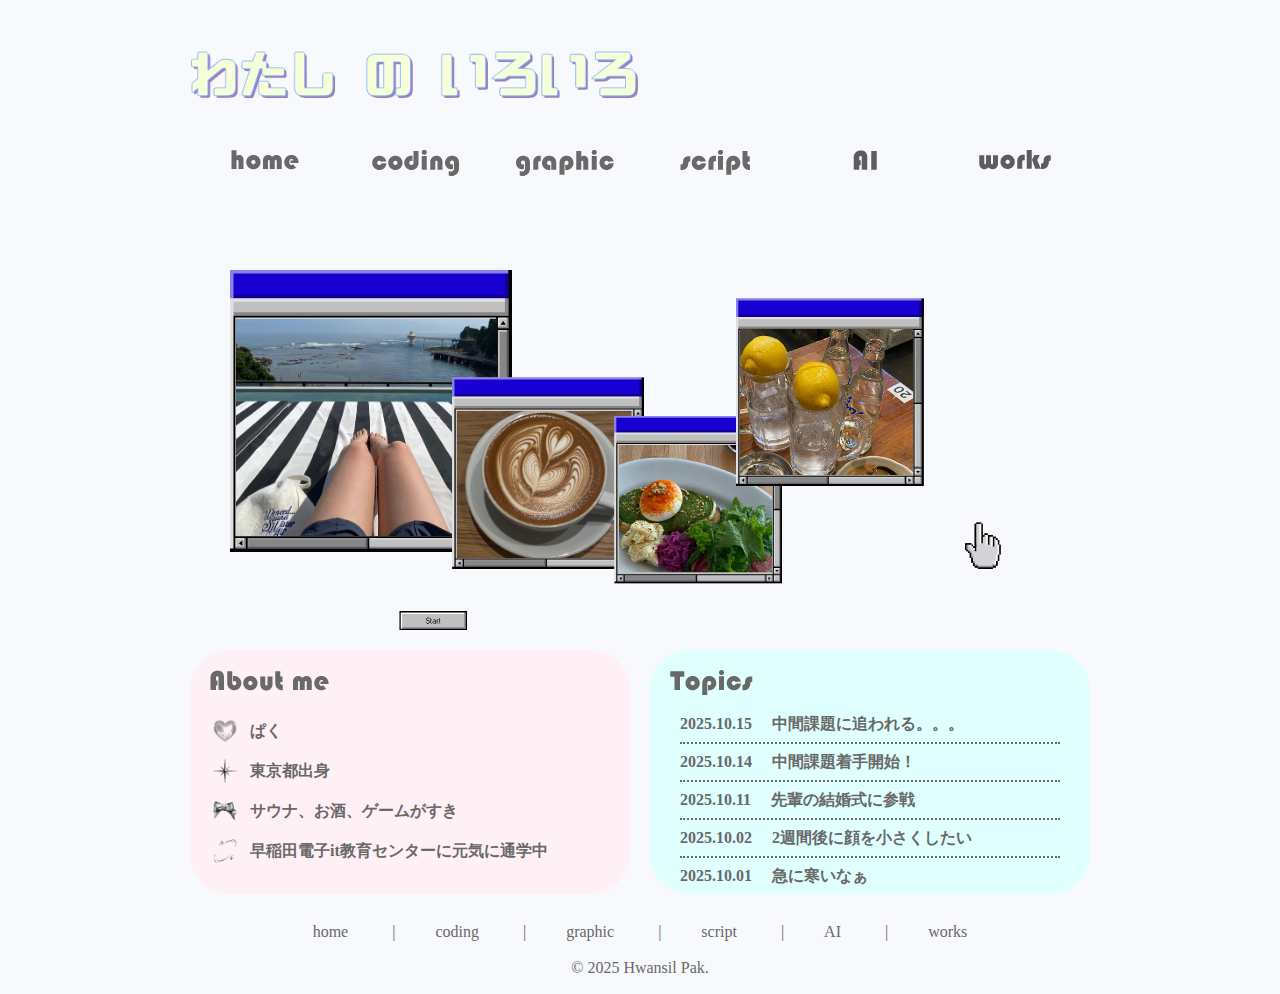
<file: index.html>
<!DOCTYPE html>
<html lang="ja" dir="ltr">
<head>
<meta charset="UTF-8">
<meta name="viewport" content="width=device-width, initial-scale=1.0">
<meta name="description" content="わたし の いろいろ">
<title>わたし の いろいろ</title>
<link rel="icon" href="favicon2.ico">
<link rel="stylesheet" href="css/reset.css">
<link rel="stylesheet" href="css/common.css">
</head>
<body id="home">
<div class="wrapper">
	<header>
		<h1><a href="index.html"><img src="images/logo_01.png" alt="わたし の いろいろ"></a></h1>
	</header>
	<hr>
	<nav>
		<ul>
			<li class="menu6"><a href="index.html"><img src="images/nav6.png" alt="home"></a></li>
			<li class="menu1"><a href="coding/index.html"><img src="images/nav1.png" alt="coding"></a></li>
			<li class="menu2"><a href="graphic/index.html"><img src="images/nav2.png" alt="graphic"></a></li>
			<li class="menu3"><a href="script/index.html"><img src="images/nav3.png" alt="script"></a></li>
			<li class="menu4"><a href="ai/index.html"><img src="images/nav4.png" alt="ai"></a></li>
			<li class="menu5"><a href="https://portfolio-one-zeta-1lyosfmasb.vercel.app/" target="_blank" rel="noopener noreferrer"><img src="images/nav5.png" alt="works"></a></li>
		</ul>
	</nav>
	<hr>
	<main>
		<div class="mainVisual">
			<p><img src="images/Blue Pink Y2K Retro Vibes Phone Wallpaper (900 x 400 px).png"></p>
		</div><!-- /.mainVisual -->
		<section>
			<div class="comment">
				<div class="title">
					<h2><img src="images/aboutme_03.png" alt="About Me"></h2>
				</div><!-- /.title -->
				<ul>
					<li id="li1">ぱく</li>
					<li id="li2">東京都出身</li>
					<li id="li3">サウナ、お酒、ゲームがすき</li>
					<li id="li4">早稲田電子it教育センターに元気に通学中</li>
					<li></li>
					<li></li>
				</ul>
			</div><!-- /.comment -->
				<div class="topics">
					<div class="title">
					<h2><img src="images/topics_03.png" alt="Topics"></h2>
				</div><!-- /.title -->
				<dl>
					<div class="topicsText">
						<dt>2025.10.15</dt>
						<dd>中間課題に追われる。。。</dd>
					</div>
					<div class="topicsText">
						<dt>2025.10.14</dt>
						<dd>中間課題着手開始！</dd>
					</div>
					<div class="topicsText">
						<dt>2025.10.11</dt>
						<dd>先輩の結婚式に参戦</dd>
					</div>
					<div class="topicsText">
						<dt>2025.10.02</dt>
						<dd>2週間後に顔を小さくしたい</dd>
					</div>
					<div class="topicsText">
						<dt>2025.10.01</dt>
						<dd>急に寒いなぁ</dd>
					</div>
				</dl>
			</div><!-- /.topics -->
		</section>
	</main>
	<hr>
	<footer>
		<ul>
			<li class="menu6"><a href="index.html">home</a></li>
			<li class="menu1"><a href="coding/index.html">coding</a></li>
			<li class="menu2"><a href="graphic/index.html">graphic</a></li>
			<li class="menu3"><a href="script/index.html">script</a></li>
			<li class="menu4"><a href="ai/index.html">AI</a></li>
			<li class="menu5"><a href="works/">works</a></li>
		</ul>
		<p><small> &copy; 2025 Hwansil Pak.</small></p>
	</footer>
</div><!-- /.wrapper -->
</body>
</html>
</file>
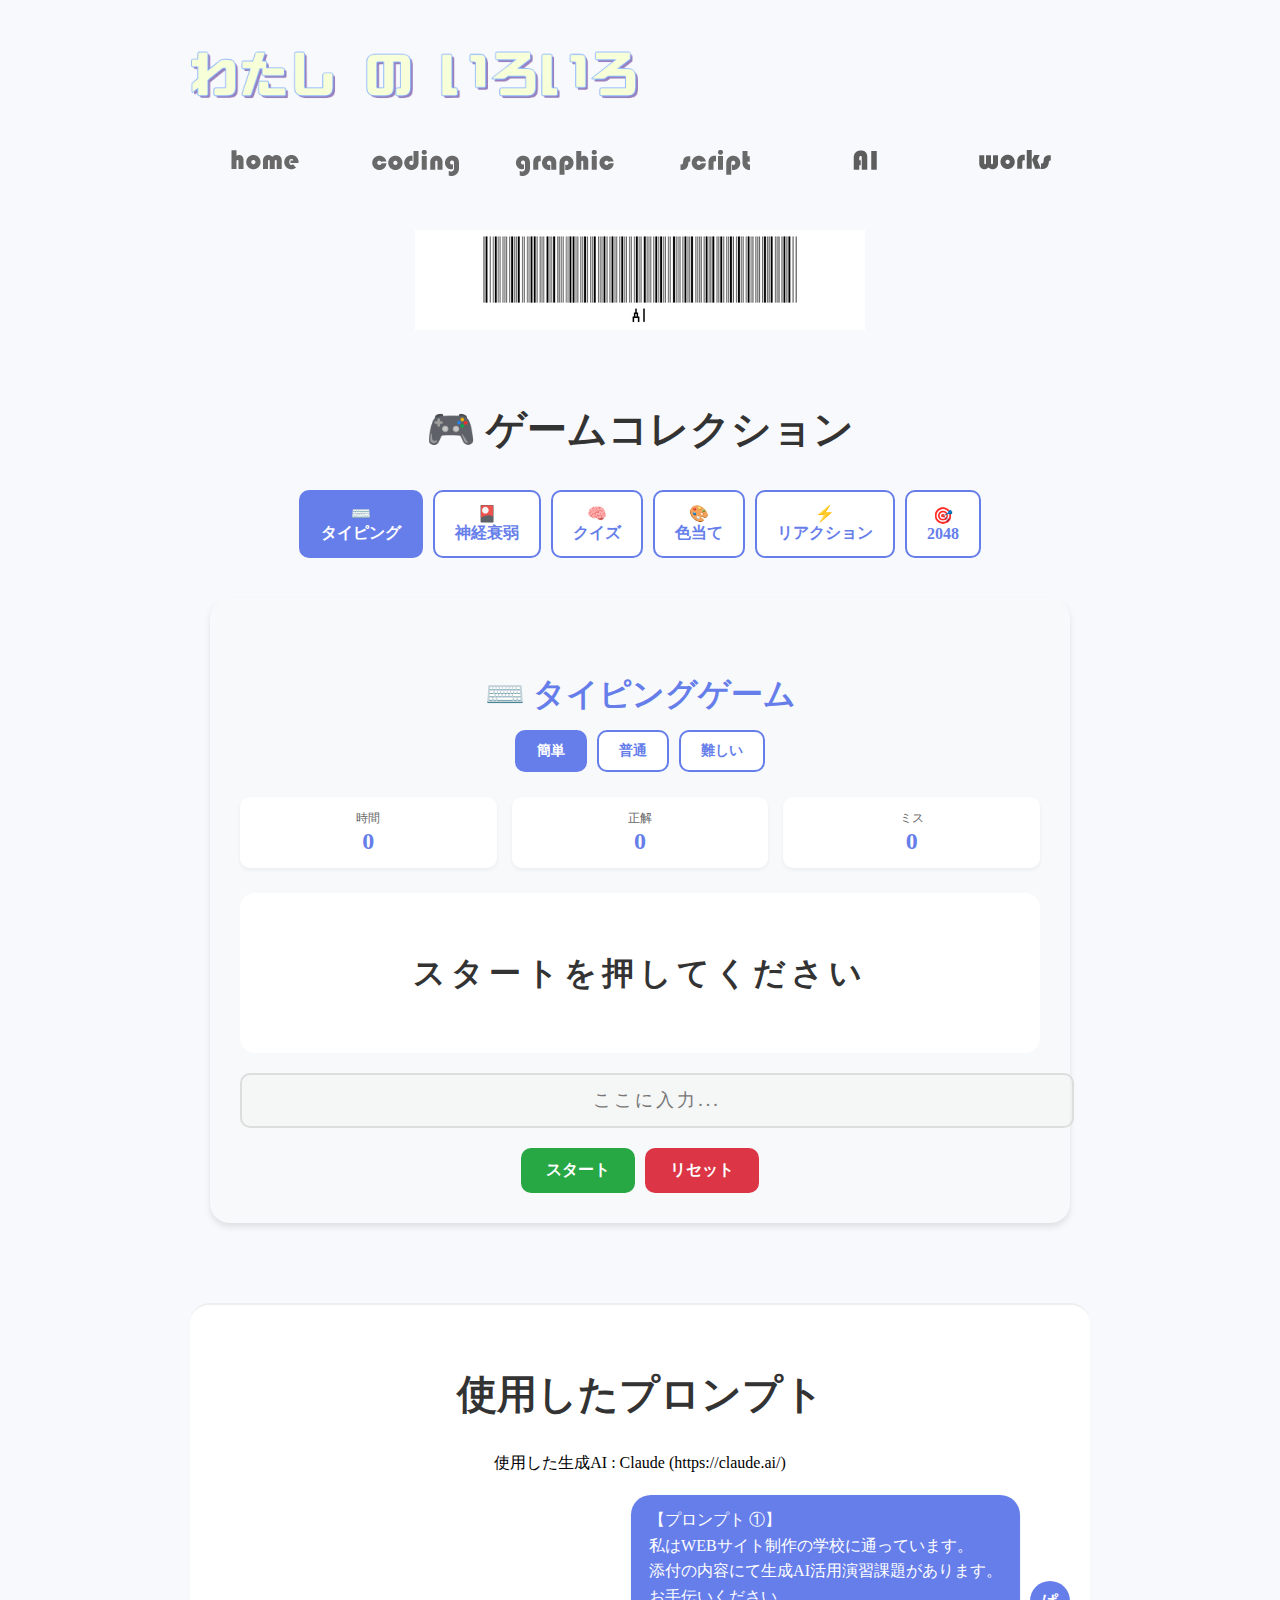
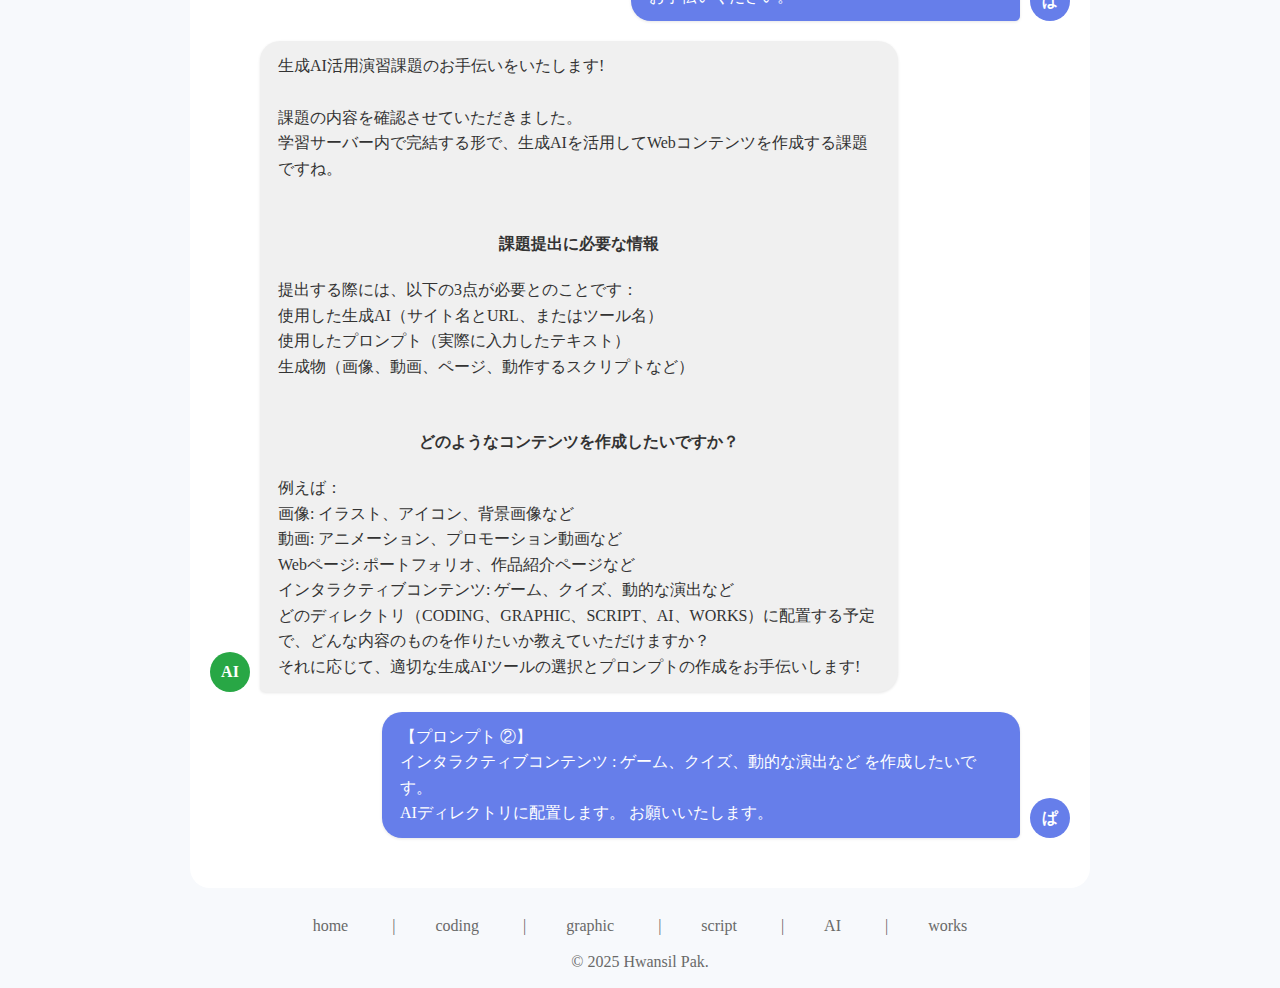
<file: ai/index.html>
<!DOCTYPE html>
<html lang="ja" dir="ltr">
<head>
<meta charset="UTF-8">
<meta name="viewport" content="with=900">
<meta name="description" content="AI - わたし の いろいろ">
<title>AI - わたし の いろいろ</title>
<link rel="icon" href="../favicon2.ico">
<link rel="stylesheet" href="../css/reset.css">
<link rel="stylesheet" href="../css/common.css">
<link rel="stylesheet" href="../css/ai_t.css">
<script src="../js/ai_t.js"></script>
</head>
<body id="ai">
<div class="wrapper">
	<header>
		<h1><a href="../index.html"><img src="../images/logo_01.png" alt="わたし の いろいろ"></a></h1>
	</header>
	<hr>
	<nav>
		<ul>
			<li class="menu6"><a href="../index.html"><img src="../images/nav6.png" alt="home"></a></li>
			<li><a href="../coding/index.html"><img src="../images/nav1.png" alt="coding"></a></li>
			<li><a href="../graphic/index.html"><img src="../images/nav2.png" alt="graphic"></a></li>
			<li><a href="../script/index.html"><img src="../images/nav3.png" alt="script"></a></li>
			<li><a href="index.html"><img src="../images/nav4.png" alt="ai"></a></li>
			<li><a href="https://portfolio-one-zeta-1lyosfmasb.vercel.app/" target="_blank" rel="noopener noreferrer"><img src="../images/nav5.png" alt="works"></a></li>
		</ul>
	</nav>
	<hr>
	<main>
		<p class="mv2"><img src="../images/ai.png" alt="coding"></p>
		<div class="games-wrapper">
    <h2 class="page-title">&#x1F3AE; ゲームコレクション</h2>
    
    <!-- ゲーム選択メニュー -->
    <div class="game-menu">
        <button class="game-menu-btn active" data-game="typing">&#x2328;&#xFE0F;<br>タイピング</button>
        <button class="game-menu-btn" data-game="memory">&#x1F3B4;<br>神経衰弱</button>
        <button class="game-menu-btn" data-game="quiz">&#x1F9E0;<br>クイズ</button>
        <button class="game-menu-btn" data-game="color">&#x1F3A8;<br>色当て</button>
        <button class="game-menu-btn" data-game="reaction">&#x26A1;<br>リアクション</button>
        <button class="game-menu-btn" data-game="puzzle">&#x1F3AF;<br>2048</button>
    </div>

    <!-- 1. タイピングゲーム -->
    <div class="game-section" id="typing-game">
        <h3 class="game-title">&#x2328;&#xFE0F; タイピングゲーム</h3>
        
        <div class="level-select">
            <button class="level-btn active" data-level="easy">簡単</button>
            <button class="level-btn" data-level="normal">普通</button>
            <button class="level-btn" data-level="hard">難しい</button>
        </div>

        <div class="stats">
            <div class="stat-box">
                <div class="stat-label">時間</div>
                <div class="stat-value" id="typing-time">0</div>
            </div>
            <div class="stat-box">
                <div class="stat-label">正解</div>
                <div class="stat-value" id="typing-correct">0</div>
            </div>
            <div class="stat-box">
                <div class="stat-label">ミス</div>
                <div class="stat-value" id="typing-miss">0</div>
            </div>
        </div>

        <div class="word-display">
            <div class="target-word" id="typing-targetWord">スタートを押してください</div>
        </div>

        <div class="input-area">
            <input type="text" id="typing-input" placeholder="ここに入力..." disabled>
        </div>

        <div class="buttons">
            <button class="start-btn" id="typing-start">スタート</button>
            <button class="reset-btn" id="typing-reset">リセット</button>
        </div>

        <div class="result" id="typing-result">
            <h4>&#x1F389; ゲーム終了！</h4>
            <div class="result-stats" id="typing-resultStats"></div>
        </div>
    </div>

    <!-- 2. 神経衰弱ゲーム -->
    <div class="game-section" id="memory-game" style="display: none;">
        <h3 class="game-title">&#x1F3B4; 神経衰弱ゲーム</h3>
        
        <div class="stats">
            <div class="stat-box">
                <div class="stat-label">&#x23F1;&#xFE0F; 時間</div>
                <div class="stat-value" id="memory-time">0</div>
            </div>
            <div class="stat-box">
                <div class="stat-label">&#x1F5B1;&#xFE0F; クリック</div>
                <div class="stat-value" id="memory-clicks">0</div>
            </div>
            <div class="stat-box">
                <div class="stat-label">&#x2705; ペア</div>
                <div class="stat-value" id="memory-pairs">0/8</div>
            </div>
        </div>

        <div class="memory-board" id="memory-board"></div>

        <div class="buttons">
            <button class="start-btn" id="memory-start">スタート</button>
            <button class="reset-btn" id="memory-reset">リセット</button>
        </div>

        <div class="result" id="memory-result">
            <h4>&#x1F389; クリア！</h4>
            <div class="result-text" id="memory-resultText"></div>
        </div>
    </div>

    <!-- 3. クイズアプリ -->
    <div class="game-section" id="quiz-game" style="display: none;">
        <h3 class="game-title">&#x1F9E0; クイズチャレンジ</h3>
        
        <div class="quiz-start-screen" id="quiz-startScreen">
            <p class="quiz-intro">様々なジャンルから10問出題されます。<br>あなたは何問正解できるかな？</p>
            <button class="start-btn" id="quiz-start">スタート</button>
        </div>

        <div class="quiz-screen" id="quiz-screen">
            <div class="progress">
                <div class="question-number" id="quiz-questionNumber">問題 1/10</div>
                <div class="progress-bar">
                    <div class="progress-fill" id="quiz-progressFill"></div>
                </div>
                <div class="score-display" id="quiz-score">得点: 0</div>
            </div>

            <div class="question-card">
                <div class="category" id="quiz-category"></div>
                <div class="question" id="quiz-question"></div>
            </div>

            <div class="options" id="quiz-options"></div>

            <button class="next-btn" id="quiz-next" disabled>次の問題へ</button>
        </div>

        <div class="quiz-result-screen" id="quiz-resultScreen">
            <h4>&#x1F389; クイズ終了！</h4>
            <div class="final-score" id="quiz-finalScore"></div>
            <div class="result-message" id="quiz-resultMessage"></div>
            <div class="result-stats-grid">
                <div class="stat-item">
                    <span class="stat-label">正解数</span>
                    <span class="stat-value" id="quiz-correctCount"></span>
                </div>
                <div class="stat-item">
                    <span class="stat-label">不正解数</span>
                    <span class="stat-value" id="quiz-incorrectCount"></span>
                </div>
                <div class="stat-item">
                    <span class="stat-label">正答率</span>
                    <span class="stat-value" id="quiz-accuracy"></span>
                </div>
            </div>
            <button class="start-btn" id="quiz-retry">もう一度挑戦</button>
        </div>
    </div>

    <!-- 4. 色当てゲーム -->
    <div class="game-section" id="color-game" style="display: none;">
        <h3 class="game-title">&#x1F3A8; 色当てゲーム</h3>
        
        <div class="mode-select">
            <button class="mode-btn active" data-mode="rgb">RGB形式</button>
            <button class="mode-btn" data-mode="hex">HEX形式</button>
        </div>

        <div class="stats">
            <div class="stat-box">
                <div class="stat-label">問題数</div>
                <div class="stat-value" id="color-questionCount">0/10</div>
            </div>
            <div class="stat-box">
                <div class="stat-label">正解</div>
                <div class="stat-value" id="color-correct">0</div>
            </div>
            <div class="stat-box">
                <div class="stat-label">スコア</div>
                <div class="stat-value" id="color-score">0</div>
            </div>
        </div>

        <div class="color-display" id="color-display"></div>

        <div class="color-question" id="color-question">この色のコードはどれ？</div>

        <div class="options" id="color-options"></div>

        <div class="buttons">
            <button class="start-btn" id="color-start">スタート</button>
            <button class="next-btn" id="color-next" disabled>次の問題</button>
            <button class="reset-btn" id="color-reset">リセット</button>
        </div>

        <div class="result" id="color-result">
            <h4>&#x1F389; ゲーム終了！</h4>
            <div class="result-text" id="color-resultText"></div>
        </div>
    </div>

    <!-- 5. リアクションゲーム -->
    <div class="game-section" id="reaction-game" style="display: none;">
        <h3 class="game-title">&#x26A1; リアクションゲーム</h3>
        <p class="game-subtitle">あなたの反応速度をテストしよう！</p>
        
        <div class="stats">
            <div class="stat-box">
                <div class="stat-label">試行回数</div>
                <div class="stat-value" id="reaction-attemptCount">0/5</div>
            </div>
            <div class="stat-box">
                <div class="stat-label">平均タイム</div>
                <div class="stat-value" id="reaction-avgTime">-</div>
            </div>
            <div class="stat-box">
                <div class="stat-label">ベストタイム</div>
                <div class="stat-value" id="reaction-bestTime">-</div>
            </div>
        </div>

        <div class="reaction-area start" id="reaction-area">
            <div class="reaction-message">準備はいい？</div>
            <div class="reaction-instruction">クリックしてスタート</div>
        </div>

        <div class="attempts-list" id="reaction-attemptsList" style="display: none;">
            <div class="attempts-title">&#x1F4CA; 記録</div>
            <div id="reaction-attemptsContent"></div>
        </div>

        <div class="result" id="reaction-result">
            <h4>&#x1F389; 完了！</h4>
            <div id="reaction-resultContent"></div>
        </div>

        <button class="reset-btn" id="reaction-reset">リセット</button>
    </div>

    <!-- 6. パズルゲーム (2048) -->
    <div class="game-section" id="puzzle-game" style="display: none;">
        <h3 class="game-title">&#x1F3AF; 2048パズル</h3>
        
        <div class="stats">
            <div class="stat-box">
                <div class="stat-label">Score</div>
                <div class="stat-value" id="puzzle-score">0</div>
            </div>
            <div class="stat-box">
                <div class="stat-label">Best</div>
                <div class="stat-value" id="puzzle-best">0</div>
            </div>
        </div>

        <div class="puzzle-instructions">
            &#x2328;&#xFE0F; 矢印キーで操作 | &#x1F4F1; スワイプで操作<br>
            同じ数字を合わせて2048を目指そう!
        </div>

        <div class="puzzle-board">
            <div class="puzzle-grid" id="puzzle-grid"></div>
            <div class="game-over" id="puzzle-gameOver">
                <h4>ゲームオーバー</h4>
                <p id="puzzle-finalScore"></p>
                <button class="start-btn" id="puzzle-gameOverBtn">もう一度</button>
            </div>
        </div>

        <button class="start-btn" id="puzzle-new">新規ゲーム</button>
    </div>
</div>	
 <div class="chat-area">
            <h2 class="page-title">使用したプロンプト</h2>
			<p class="page-title2">使用した生成AI : Claude (https://claude.ai/)</p>
            <!-- ユーザーメッセージ 1 -->
            <div class="chat-message user">
                <div class="bubble text-base font-medium">
                    <span class="prompt-id">【プロンプト &#9312;】</span><br>
                    私はWEBサイト制作の学校に通っています。<br>
                    添付の内容にて生成AI活用演習課題があります。
                    <br>お手伝いください。
                </div>
                <div class="avatar user-avatar">ぱ</div>
            </div>

            <!-- AIメッセージ 1 -->
            <div class="chat-message ai">
                <div class="avatar ai-avatar">AI</div>
                <div class="bubble">
                    <span class="ai-response-intro">生成AI活用演習課題のお手伝いをいたします!</span>
                    <br><br>
                    課題の内容を確認させていただきました。<br>
                    学習サーバー内で完結する形で、生成AIを活用してWebコンテンツを作成する課題ですね。

                    <div class="required-info">
                        <h3 class="required-title">課題提出に必要な情報</h3>
                        <p>提出する際には、以下の3点が必要とのことです：</p>
                        <ul>
                            <li>使用した生成AI（サイト名とURL、またはツール名）</li>
                            <li>使用したプロンプト（実際に入力したテキスト）</li>
                            <li>生成物（画像、動画、ページ、動作するスクリプトなど）</li>
                        </ul>
                    </div>

                    <div class="content-options">
                        <h3 class="options-title">どのようなコンテンツを作成したいですか？</h3>
                        <p>例えば：</p>
                        <div class="option-list-block">
                            <ul>
                                <li><span class="ai-emphasis-text">画像:</span> イラスト、アイコン、背景画像など</li>
                                <li><span class="ai-emphasis-text">動画:</span> アニメーション、プロモーション動画など</li>
                                <li><span class="ai-emphasis-text">Webページ:</span> ポートフォリオ、作品紹介ページなど</li>
                                <li><span class="ai-emphasis-text">インタラクティブコンテンツ:</span> ゲーム、クイズ、動的な演出など</li>
                            </ul>
                        </div>
                        <p class="follow-up-text">
                            どのディレクトリ（CODING、GRAPHIC、SCRIPT、AI、WORKS）に配置する予定で、どんな内容のものを作りたいか教えていただけますか？<br>
                            それに応じて、適切な生成AIツールの選択とプロンプトの作成をお手伝いします!
                        </p>
                    </div>
                </div>
            </div>

            <!-- ユーザーメッセージ 2 -->
            <div class="chat-message user">
                <div class="bubble text-base font-medium">
                    <span class="prompt-id">【プロンプト &#9313;】</span><br>
                    インタラクティブコンテンツ : ゲーム、クイズ、動的な演出など
                    を作成したいです。<br>
                    AIディレクトリに配置します。
                    お願いいたします。
                </div>
                <div class="avatar user-avatar">ぱ</div>
            </div>
                </div>
            </div>


        </div>
    </div>
	</main>
	<hr>
	<footer>
		<ul>
			<li class="menu6"><a href="index.html">home</a></li>
			<li><a href="../coding/index.html">coding</a></li>
			<li><a href="../graphic/index.html">graphic</a></li>
			<li><a href="../script/index.html">script</a></li>
			<li><a href="../AI/index.html">AI</a></li>
			<li><a href="../works/">works</a></li>
		</ul>
		<p><small> &copy; 2025 Hwansil Pak.</small></p>
	</footer>
</div><!-- /.wrapper -->
</body>
</html>
</file>
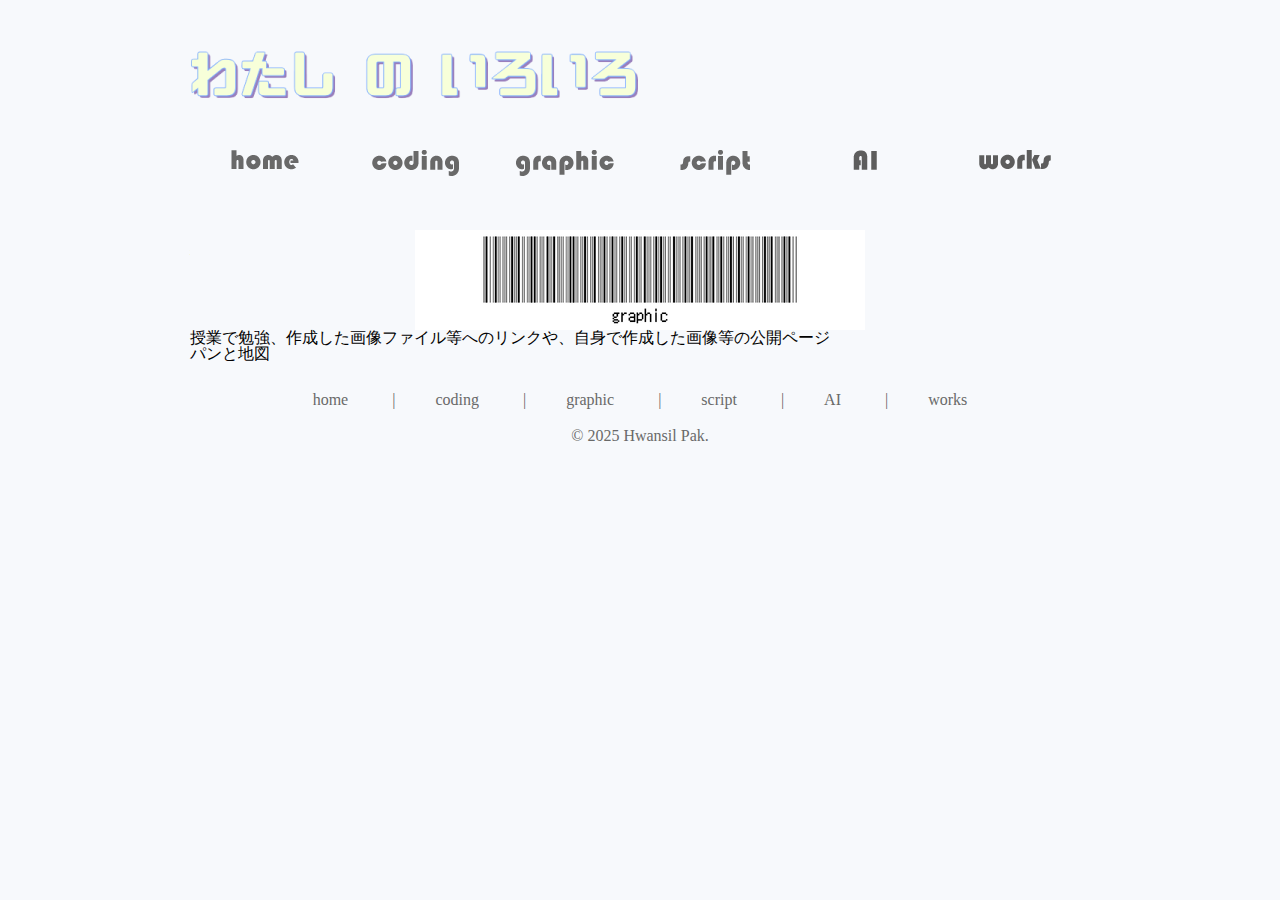
<file: graphic/index.html>
<!DOCTYPE html>
<html lang="ja" dir="ltr">
<head>
<meta charset="UTF-8">
<meta name="viewport" content="with=900">
<meta name="description" content="graphic - わたし の いろいろ">
<title>graphic - わたし の いろいろ</title>
<link rel="icon" href="../favicon2.ico">
<link rel="stylesheet" href="../css/reset.css">
<link rel="stylesheet" href="../css/common.css">
</head>
<body id="graphic">
<div class="wrapper">
	<header>
		<h1><a href="../index.html"><img src="../images/logo_01.png" alt="わたし の いろいろ"></a></h1>
	</header>
	<hr>
	<nav>
		<ul>
			<li class="menu6"><a href="../index.html"><img src="../images/nav6.png" alt="home"></a></li>
			<li><a href="../coding/index.html"><img src="../images/nav1.png" alt="coding"></a></li>
			<li><a href="../graphic/index.html"><img src="../images/nav2.png" alt="graphic"></a></li>
			<li><a href="../script/index.html"><img src="../images/nav3.png" alt="script"></a></li>
			<li><a href="../ai/index.html"><img src="../images/nav4.png" alt="ai"></a></li>
			<li><a href="../works/index.html"><img src="../images/nav5.png" alt="works"></a></li>
		</ul>
	</nav>
	<hr>
	<main>
		<p class="mv2"><img src="../images/graphic.png" alt="graphic"></p>
		<p>授業で勉強、作成した画像ファイル等へのリンクや、自身で作成した画像等の公開ページ</p>
		<p>パンと地図</p>
	</main>
	<hr>
	<footer>
		<ul>
			<li class="menu6"><a href="index.html">home</a></li>
			<li><a href="../coding/index.html">coding</a></li>
			<li><a href="../graphic/index.html">graphic</a></li>
			<li><a href="../script/index.html">script</a></li>
			<li><a href="../ai/index.html">AI</a></li>
			<li><a href="../works/">works</a></li>
		</ul>
		<p><small> &copy; 2025 Hwansil Pak.</small></p>
	</footer>
</div><!-- /.wrapper -->
</body>
</html>
</file>
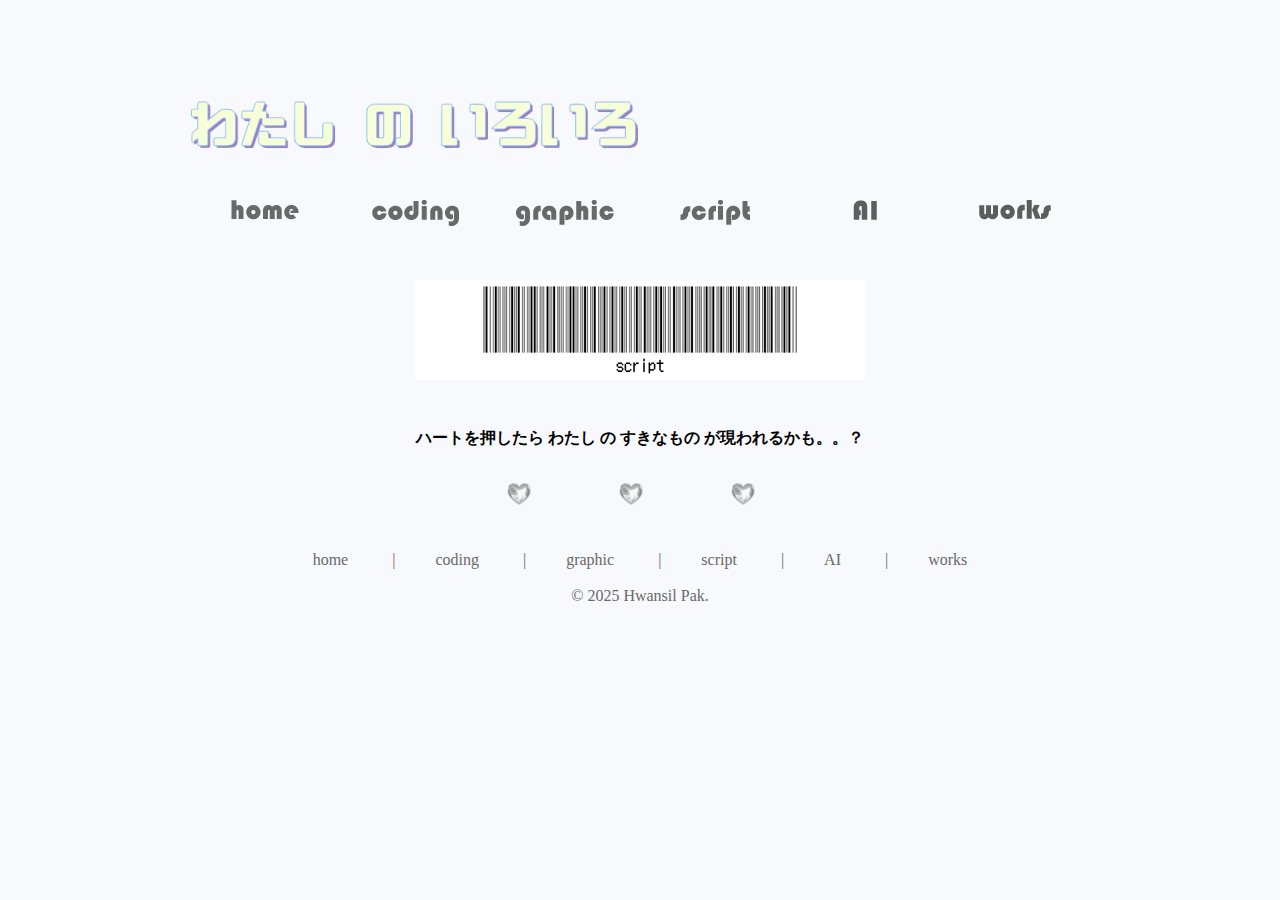
<file: script/index.html>
<!DOCTYPE html>
<html lang="ja" dir="ltr">
<head>
<meta charset="UTF-8">
<meta name="viewport" content="with=900">
<meta name="description" content="script - わたし の いろいろ">
<title>script - わたし の いろいろ</title>
<link rel="icon" href="../favicon2.ico">
<link rel="stylesheet" href="../css/reset.css">
<link rel="stylesheet" href="../css/common.css">
<link rel="stylesheet" href="../css/remodal-default-theme.css">
<link rel="stylesheet" href="../css/remodal.css">
<script src="../js/jquery-2.1.4.min.js"></script>
<script src="../js/script.js"></script>
</head>
<body id="script">
<div class="wrapper">
	<header>
		<h1><a href="../index.html"><img src="../images/logo_01.png" alt="わたし の いろいろ"></a></h1>
	</header>
	<hr>
	<nav>
		<ul>
			<li class="menu6"><a href="../index.html"><img src="../images/nav6.png" alt="home"></a></li>
			<li><a href="../coding/index.html"><img src="../images/nav1.png" alt="coding"></a></li>
			<li><a href="../graphic/index.html"><img src="../images/nav2.png" alt="graphic"></a></li>
			<li><a href="../script/index.html"><img src="../images/nav3.png" alt="script"></a></li>
			<li><a href="../ai/index.html"><img src="../images/nav4.png" alt="ai"></a></li>
			<li><a href="https://portfolio-one-zeta-1lyosfmasb.vercel.app/"><img src="../images/nav5.png" alt="works"></a></li>
		</ul>
	</nav>
	<hr>
	<main>
		<p class="mv2"><img src="../images/script.png" alt="script"></p>
		<h3>ハートを押したら わたし の すきなもの が現われるかも。。？</h3>
		<a href="#modal_1" class="btn">ごはん</a>
		<div id="modal_1" class="remodal">
			<img src="../images/hobby_1.jpg" alt="ごはん" width="400" height="500">
			<p id="m1">ポッサム<span style="color: #FF00CC "> &hearts; </span> マッコリにぴったり<span style="color: #FF00CC "> &hearts; </span></p>
			<button class="remodal-cancel">閉じる</button>
		</div>
		<a href="#modal_2" class="btn">ネイル</a>
		<div id="modal_2" class="remodal">
			<img src="../images/hobby_2.jpg" alt="ネイル" width="400" height="500">
			<p id="m2">ネイル<span style="color: #ff8c00 "> &#9834; </span>赤ワインも添えて<span style="color: #ff8c00 "> &#9836; </span></p>
			<button class="remodal-cancel">閉じる</button>
		</div>
		<a href="#modal_3" class="btn">サウナ</a>
		<div id="modal_3" class="remodal">
			<img src="../images/hobby_3.jpg" alt="サウナ" width="400" height="500">
			<p id="m3">サウナ<span style="color: #FF0000 "> &#9832; </span>これはオロポ<span style="color: #FF0000 "> &ouml; </span></p>
			<button class="remodal-cancel">閉じる</button>
		</div>
	</main>
	<hr>
	<footer>
		<ul>
			<li class="menu6"><a href="index.html">home</a></li>
			<li><a href="../coding/index.html">coding</a></li>
			<li><a href="../graphic/index.html">graphic</a></li>
			<li><a href="../script/index.html">script</a></li>
			<li><a href="../ai/index.html">AI</a></li>
			<li><a href="../works/">works</a></li>
		</ul>
		<p><small> &copy; 2025 Hwansil Pak.</small></p>
	</footer>
</div><!-- /.wrapper -->
</body>
</html>
</file>
<file: css/common.css>
@charset "utf-8";
body {
	background: #f7f9fc;
	font-family: "ヒラギノ丸ゴ Pro W4","ヒラギノ丸ゴ Pro","Hiragino Maru Gothic Pro","ヒラギノ角ゴ Pro W3","Hiragino Kaku Gothic Pro","HG丸ｺﾞｼｯｸM-PRO","HGMaruGothicMPRO";
}
a { 
	text-decoration: none;
	color: #696969;
}
img {
	max-width: 100%;
	height: auto;
}
.wrapper {
	max-width: 900px;
	margin: 0 auto;
}
.mv2 {
	text-align: center;
}
nav img {
	max-width: 100%;
	max-width: 900px;
}
header {
	height: 150px;
	display: flex;
	align-items: center;
}
nav ul {
	display: flex;
	justify-content: center;
}
nav ul li a {
	display: block;
	width: 150px;
	height: 80px;
	text-align: center;
}
nav ul li a:hover {
	background: url(../images/f.png) no-repeat center center;
	background-size: 30px auto;
}
.mainVisual {
	margin-bottom: 20px;
}
.comment img {
	padding: 20px;
}
.topics img {
	padding: 20px;
}
footer {
	text-align: center;
	height: 100px;
}
section {
	display: flex;
	gap: 20px;
}
.title {
	display: flex;
}
.comment {
	width: 440px;
	background: #fff0f5;
	border-radius: 40px;
	font-family: "ヒラギノ丸ゴ Pro W4","ヒラギノ丸ゴ Pro","Hiragino Maru Gothic Pro","ヒラギノ角ゴ Pro W3","Hiragino Kaku Gothic Pro","HG丸ｺﾞｼｯｸM-PRO","HGMaruGothicMPRO";
	color: #696969;
	font-weight: bold;
}

.comment ul li{
	line-height: 2.5;
	padding-left: 60px;
}
#li1 {
	background: url(../images/heart02.png) no-repeat ;
	background-position: 20px;
	background-size: 30px auto;
}
#li2 {
	background: url(../images/kirakira.png) no-repeat ;
	background-position: 20px;
	background-size: 30px auto;
}
#li3 {
	background: url(../images/ribbon.png) no-repeat ;
	background-position: 20px;
	background-size: 30px auto;
}
#li4 {
	background: url(../images/maru.png) no-repeat ;
	background-position: 20px;
	background-size: 30px auto;
}
.topics {
	width: 440px;
	background: #e0ffff;
	border-radius: 40px;
	font-family: "ヒラギノ丸ゴ Pro W4","ヒラギノ丸ゴ Pro","Hiragino Maru Gothic Pro","ヒラギノ角ゴ Pro W3","Hiragino Kaku Gothic Pro","HG丸ｺﾞｼｯｸM-PRO","HGMaruGothicMPRO";
	color: #696969;
	font-weight: bold;
}
.topics dl {
	padding: 0 30px 0 30px;
}
.topics dd {
	padding-left: 20px;
}
.topicsText {
	display: flex;
	border-bottom: 2px #696969 dotted;
	padding-bottom: 10px;
}

.topicsText:not(:first-of-type) {
	padding-top: 10px;
}
.topicsText:last-child {
	border-bottom: none;
}
footer ul {
	padding-top: 10px;
	font-family: Hannotate SC;
}
footer li {
	display: inline-block;
	padding: 20px;
}
footer li+li::before {
	content: "|";
	padding-right: 40px;
	color: #696969;
}
footer p {
	color: #696969;
	font-family: Hannotate SC;
}
footer ul li a:hover {
	text-decoration: underline;
}
/*#top nav .menu1 ,
#coding nav .menu1 ,
#graphic nav .menu1 ,
#script nav .menu1 a,
#ai nav .menu1 a
#works nav .menu1 a {
}*/

h3 {
	font-family: "ヒラギノ丸ゴ Pro W4","ヒラギノ丸ゴ Pro","Hiragino Maru Gothic Pro","ヒラギノ角ゴ Pro W3","Hiragino Kaku Gothic Pro","HG丸ｺﾞｼｯｸM-PRO","HGMaruGothicMPRO";
	margin: 50px 0 20px 0;
	text-align: center;
}
</file>
<file: css/ai_t.css>
@charset "utf-8";
body {
	font-family: "ヒラギノ丸ゴ Pro W4","ヒラギノ丸ゴ Pro","Hiragino Maru Gothic Pro","ヒラギノ角ゴ Pro W3","Hiragino Kaku Gothic Pro","HG丸ｺﾞｼｯｸM-PRO","HGMaruGothicMPRO";
}
/* 共通スタイル */
.games-wrapper {
    max-width: 900px;
    margin: 0 auto;
    padding: 40px 20px;
}

.page-title {
    text-align: center;
    color: #333;
    margin: 1em 0;
    font-size: 2.5em;
}

/* ゲーム選択メニュー */
.game-menu {
    display: flex;
    gap: 10px;
    justify-content: center;
    margin-bottom: 40px;
    flex-wrap: nowrap;
}

.game-menu-btn {
    padding: 12px 20px;
    border: 2px solid #667eea;
    background: white;
    color: #667eea;
    border-radius: 10px;
    cursor: pointer;
    transition: all 0.3s;
    font-weight: bold;
	font-family: "ヒラギノ丸ゴ Pro W4","ヒラギノ丸ゴ Pro","Hiragino Maru Gothic Pro","ヒラギノ角ゴ Pro W3","Hiragino Kaku Gothic Pro","HG丸ｺﾞｼｯｸM-PRO","HGMaruGothicMPRO";
}

.game-menu-btn:hover {
    background: #667eea;
    color: white;
    transform: translateY(-2px);
}

.game-menu-btn.active {
    background: #667eea;
    color: white;
}

/* ゲームセクション共通 */
.game-section {
    background: #f8f9fa;
    padding: 30px;
    border-radius: 20px;
    box-shadow: 0 4px 6px rgba(0,0,0,0.1);
}

.game-title {
    text-align: center;
    color: #667eea;
    margin-bottom: 20px;
    font-size: 2em;
}

.game-subtitle {
    text-align: center;
    color: #666;
    margin-bottom: 20px;
    font-size: 1.1em;
	font-weight: bold;
}

/* 統計表示 */
.stats {
    display: grid;
    grid-template-columns: repeat(auto-fit, minmax(150px, 1fr));
    gap: 15px;
    margin-bottom: 25px;
}

.stat-box {
    background: white;
    padding: 15px;
    border-radius: 10px;
    text-align: center;
    box-shadow: 0 2px 4px rgba(0,0,0,0.05);
}

.stat-label {
    font-size: 12px;
    color: #666;
    margin-bottom: 5px;
    text-transform: uppercase;
}

.stat-value {
    font-size: 24px;
    font-weight: bold;
    color: #667eea;
}

/* ボタン共通 */
.buttons {
    display: flex;
    gap: 10px;
    justify-content: center;
    flex-wrap: wrap;
    margin-top: 20px;
}

button {
    padding: 12px 25px;
    font-size: 16px;
    border: none;
    border-radius: 10px;
    cursor: pointer;
    transition: all 0.3s;
    font-weight: bold;
}

.start-btn {
    background: #28a745;
    color: white;
}

.start-btn:hover {
    background: #218838;
    transform: scale(1.05);
}

.start-btn:disabled {
    background: #ccc;
    cursor: not-allowed;
    transform: scale(1);
}

.reset-btn {
    background: #dc3545;
    color: white;
}

.reset-btn:hover {
    background: #c82333;
    transform: scale(1.05);
}

.next-btn {
    background: #007bff;
    color: white;
}

.next-btn:hover {
    background: #0056b3;
}

.next-btn:disabled {
    background: #ccc;
    cursor: not-allowed;
}

/* 結果表示 */
.result {
    background: #d4edda;
    padding: 20px;
    border-radius: 10px;
    text-align: center;
    margin-top: 20px;
    display: none;
    border: 3px solid #28a745;
}

.result h4 {
    color: #155724;
    margin-bottom: 15px;
    font-size: 1.8em;
}

.result-text {
    font-size: 16px;
    color: #155724;
    line-height: 1.8;
}

.result-stats {
    display: grid;
    grid-template-columns: repeat(auto-fit, minmax(200px, 1fr));
    gap: 10px;
    margin-top: 15px;
}

.result-item {
    background: white;
    padding: 10px;
    border-radius: 8px;
    font-size: 14px;
}

/* === タイピングゲーム === */
.level-select {
    display: flex;
    gap: 10px;
    justify-content: center;
    margin-bottom: 25px;
    flex-wrap: wrap;
}

.level-btn {
    padding: 10px 20px;
    border: 2px solid #667eea;
    background: white;
    color: #667eea;
    border-radius: 10px;
    cursor: pointer;
    font-size: 14px;
    transition: all 0.3s;
}

.level-btn:hover {
    background: #667eea;
    color: white;
}

.level-btn.active {
    background: #667eea;
    color: white;
}

.word-display {
    background: white;
    padding: 30px;
    border-radius: 15px;
    text-align: center;
    margin-bottom: 20px;
    min-height: 100px;
    display: flex;
    align-items: center;
    justify-content: center;
}

.target-word {
    font-size: 2em;
    font-weight: bold;
    letter-spacing: 5px;
    color: #333;
}

.target-word .correct {
    color: #28a745;
}

.target-word .incorrect {
    color: #dc3545;
}

.input-area {
    margin-bottom: 20px;
}

#typing-input {
    width: 100%;
    padding: 15px;
    font-size: 18px;
    border: 2px solid #ddd;
    border-radius: 10px;
    text-align: center;
    letter-spacing: 3px;
	font-family: "ヒラギノ丸ゴ Pro W4","ヒラギノ丸ゴ Pro","Hiragino Maru Gothic Pro","ヒラギノ角ゴ Pro W3","Hiragino Kaku Gothic Pro","HG丸ｺﾞｼｯｸM-PRO","HGMaruGothicMPRO";

}

#typing-input:focus {
    outline: none;
    border-color: #667eea;
}

/* === 神経衰弱ゲーム === */
.memory-board {
    display: grid;
    grid-template-columns: repeat(4, 1fr);
    gap: 12px;
    margin-bottom: 25px;
    max-width: 500px;
    margin-left: auto;
    margin-right: auto;
}

.memory-card {
    aspect-ratio: 1;
    background: linear-gradient(135deg, #667eea 0%, #764ba2 100%);
    border-radius: 12px;
    display: flex;
    justify-content: center;
    align-items: center;
    font-size: 2.5em;
    cursor: pointer;
    transition: all 0.3s;
}

.memory-card:hover {
    transform: scale(1.05);
}

.memory-card.flipped {
    background: white;
    border: 3px solid #f5576c;
}

.memory-card.matched {
    background: #d4edda;
    border: 3px solid #28a745;
    cursor: default;
}

.memory-card.matched:hover {
    transform: scale(1);
}

.card-back {
    font-size: 0.8em;
    color: white;
}

.card-front {
    display: none;
}

.memory-card.flipped .card-back {
    display: none;
}

.memory-card.flipped .card-front {
    display: block;
}

.memory-card.matched .card-back {
    display: none;
}

.memory-card.matched .card-front {
    display: block;
    opacity: 0.7;
}

/* === クイズアプリ === */
.quiz-intro {
    text-align: center;
    color: #666;
    margin-bottom: 25px;
    font-size: 1.1em;
    line-height: 1.6;
	font-weight: bold;
}

.quiz-screen {
    display: none;
}

.progress {
    display: flex;
    justify-content: space-between;
    align-items: center;
    margin-bottom: 25px;
    padding: 15px;
    background: white;
    border-radius: 10px;
    gap: 15px;
}

.question-number {
    font-size: 16px;
    font-weight: bold;
    color: #4facfe;
    white-space: nowrap;
}

.score-display {
    font-size: 16px;
    font-weight: bold;
    color: #28a745;
    white-space: nowrap;
}

.progress-bar {
    flex: 1;
    height: 8px;
    background: #e0e0e0;
    border-radius: 5px;
    overflow: hidden;
}

.progress-fill {
    height: 100%;
    background: linear-gradient(90deg, #4facfe 0%, #00f2fe 100%);
    transition: width 0.3s;
    width: 0;
}

.question-card {
    background: white;
    padding: 25px;
    border-radius: 15px;
    margin-bottom: 20px;
}

.category {
    display: inline-block;
    background: #4facfe;
    color: white;
    padding: 5px 15px;
    border-radius: 20px;
    font-size: 13px;
    margin-bottom: 15px;
}

.question {
    font-size: 1.3em;
    color: #333;
    line-height: 1.5;
    font-weight: bold;
}

.options {
    display: grid;
    gap: 12px;
    margin-bottom: 20px;
}

.option {
    background: white;
    border: 3px solid #e0e0e0;
    padding: 15px;
    border-radius: 10px;
    cursor: pointer;
    transition: all 0.3s;
    font-size: 1em;
}

.option:hover {
    border-color: #4facfe;
    transform: translateX(5px);
}

.option.selected {
    border-color: #4facfe;
    background: #e3f2fd;
}

.option.correct {
    border-color: #28a745;
    background: #d4edda;
}

.option.incorrect {
    border-color: #dc3545;
    background: #f8d7da;
}

.option.disabled {
    cursor: not-allowed;
    opacity: 0.6;
}

.quiz-result-screen {
    display: none;
    text-align: center;
}

.final-score {
    font-size: 3em;
    font-weight: bold;
    color: #4facfe;
    margin: 20px 0;
}

.result-message {
    font-size: 1.3em;
    color: #666;
    margin-bottom: 25px;
}

.result-stats-grid {
    background: white;
    padding: 20px;
    border-radius: 15px;
    margin-bottom: 25px;
}

.stat-item {
    display: flex;
    justify-content: space-between;
    padding: 10px 0;
    border-bottom: 1px solid #e0e0e0;
}

.stat-item:last-child {
    border-bottom: none;
}

/* === 色当てゲーム === */
.mode-select {
    display: flex;
    gap: 10px;
    justify-content: center;
    margin-bottom: 25px;
}

.mode-btn {
    padding: 10px 20px;
    border: 2px solid #667eea;
    background: white;
    color: #667eea;
    border-radius: 10px;
    cursor: pointer;
    font-size: 14px;
    transition: all 0.3s;
    font-weight: bold;
}

.mode-btn:hover {
    background: #667eea;
    color: white;
}

.mode-btn.active {
    background: #667eea;
    color: white;
}

.color-display {
    width: 100%;
    height: 200px;
    border-radius: 15px;
    margin-bottom: 20px;
    box-shadow: 0 10px 30px rgba(0,0,0,0.2);
    background: linear-gradient(135deg, #667eea 0%, #764ba2 100%);
}

.color-question {
    text-align: center;
    font-size: 1.2em;
    color: #333;
    margin-bottom: 20px;
    font-weight: bold;
}

.color-options .option {
    font-family: 'Courier New', monospace;
    font-weight: bold;
    text-align: center;
}

/* === リアクションゲーム === */
.reaction-area {
    width: 100%;
    height: 300px;
    border-radius: 15px;
    display: flex;
    flex-direction: column;
    justify-content: center;
    align-items: center;
    cursor: pointer;
    transition: all 0.3s;
    margin-bottom: 20px;
}

.reaction-area.start {
    background: #6c757d;
}

.reaction-area.waiting {
    background: #dc3545;
}

.reaction-area.ready {
    background: #28a745;
}

.reaction-area.result {
    background: #007bff;
}

.reaction-message {
    color: white;
    font-size: 2em;
    font-weight: bold;
    text-align: center;
    margin-bottom: 10px;
}

.reaction-instruction {
    color: rgba(255,255,255,0.9);
    font-size: 1.1em;
    text-align: center;
}

.time-display {
    font-size: 3em;
    color: white;
    font-weight: bold;
}

.attempts-list {
    background: white;
    padding: 20px;
    border-radius: 10px;
    margin-bottom: 20px;
}

.attempts-title {
    font-size: 1.2em;
    font-weight: bold;
    color: #333;
    margin-bottom: 15px;
    text-align: center;
}

.attempt-item {
    display: flex;
    justify-content: space-between;
    align-items: center;
    padding: 10px 15px;
    background: #f8f9fa;
    border-radius: 8px;
    margin-bottom: 8px;
    border-left: 4px solid #1e3c72;
}

.attempt-item.best {
    border-left-color: #28a745;
    background: #d4edda;
}

.attempt-number {
    font-weight: bold;
    color: #666;
}

.attempt-time {
    font-weight: bold;
    color: #1e3c72;
    font-size: 1.2em;
}

.attempt-item.best .attempt-time {
    color: #28a745;
}

/* === パズルゲーム (2048) === */
.puzzle-instructions {
    background: white;
    padding: 15px;
    border-radius: 10px;
    margin-bottom: 20px;
    text-align: center;
    font-size: 14px;
    color: #666;
	font-weight: bold;
}

.puzzle-board {
    background: #bbada0;
    border-radius: 10px;
    padding: 10px;
    margin-bottom: 20px;
    max-width: 500px;
    margin-left: auto;
    margin-right: auto;
    position: relative;
}

.puzzle-grid {
    display: grid;
    grid-template-columns: repeat(4, 1fr);
    gap: 10px;
}

.puzzle-cell {
    aspect-ratio: 1;
    background: #cdc1b4;
    border-radius: 8px;
    display: flex;
    justify-content: center;
    align-items: center;
    font-size: 1.8em;
    font-weight: bold;
    position: relative;
}

.puzzle-tile {
    position: absolute;
    width: 100%;
    height: 100%;
    display: flex;
    justify-content: center;
    align-items: center;
    border-radius: 8px;
    transition: all 0.15s ease-in-out;
    font-weight: bold;
}

.tile-2 { background: #eee4da; color: #776e65; }
.tile-4 { background: #ede0c8; color: #776e65; }
.tile-8 { background: #f2b179; color: #f9f6f2; }
.tile-16 { background: #f59563; color: #f9f6f2; }
.tile-32 { background: #f67c5f; color: #f9f6f2; }
.tile-64 { background: #f65e3b; color: #f9f6f2; }
.tile-128 { background: #edcf72; color: #f9f6f2; font-size: 0.9em; }
.tile-256 { background: #edcc61; color: #f9f6f2; font-size: 0.9em; }
.tile-512 { background: #edc850; color: #f9f6f2; font-size: 0.9em; }
.tile-1024 { background: #edc53f; color: #f9f6f2; font-size: 0.8em; }
.tile-2048 { background: #edc22e; color: #f9f6f2; font-size: 0.8em; }
.tile-super { background: #3c3a32; color: #f9f6f2; font-size: 0.7em; }

.game-over {
    position: absolute;
    top: 50%;
    left: 50%;
    transform: translate(-50%, -50%);
    background: rgba(238, 228, 218, 0.95);
padding: 30px;
    border-radius: 15px;
    text-align: center;
    display: none;
    z-index: 100;
    min-width: 250px;
}

.game-over.show {
    display: block;
}

.game-over h4 {
    color: #776e65;
    font-size: 1.8em;
    margin-bottom: 15px;
}

.game-over p {
    color: #776e65;
    font-size: 1.1em;
    margin-bottom: 20px;
}

/* --- チャットエリア (追加・修正部分) --- */
        .chat-area {
            margin-top: 40px;
            padding: 30px 20px;
            background: #ffffff; 
            border-top: 2px solid #eee;
            border-radius: 20px;
            max-width: 100%; /* 親要素(main)に合わせる */
        }
        .chat-message {
            display: flex;
            align-items: flex-end;
            margin-bottom: 20px;
        }
        .page-title2 {
			text-align: center;
			margin-bottom: 1.5em;
		}
        .chat-message.user {
            justify-content: flex-end;
        }
        
        .chat-message.ai {
            justify-content: flex-start;
        }
        
        .avatar {
            width: 40px;
            height: 40px;
            border-radius: 50%;
            display: flex;
            justify-content: center;
            align-items: center;
            font-weight: bold;
            font-size: 16px;
            flex-shrink: 0;
        }
        
        .user-avatar {
            background-color: #667eea;
            color: white;
            margin-left: 10px;
        }
        
        .ai-avatar {
            background-color: #28a745;
            color: white;
            margin-right: 10px;
        }
        
        .bubble {
            max-width: 70%; /* デスクトップではもう少し狭く */
            padding: 12px 18px;
            border-radius: 20px;
            line-height: 1.6;
            word-wrap: break-word;
            box-shadow: 0 1px 3px rgba(0, 0, 0, 0.1);
        }
        
        .chat-message.user .bubble {
            background-color: #667eea;
            color: white;
            border-bottom-right-radius: 5px;
        }
        
        .chat-message.ai .bubble {
            background-color: #f0f0f0;
            color: #333;
            border-bottom-left-radius: 5px;
            text-align: left;
        }
</file>
<file: css/remodal-default-theme.css>
/* ==========================================================================
   Remodal's default mobile first theme
   ========================================================================== */

/* Default theme styles for the background */

.remodal-bg.remodal-is-opening,
.remodal-bg.remodal-is-opened {
  filter: blur(3px);
}

/* Default theme styles of the overlay */

.remodal-overlay {
  background: rgba(43, 46, 56, 0.9);
}

.remodal-overlay.remodal-is-opening,
.remodal-overlay.remodal-is-closing {
  animation-duration: 0.3s;
  animation-fill-mode: forwards;
}

.remodal-overlay.remodal-is-opening {
  animation-name: remodal-overlay-opening-keyframes;
}

.remodal-overlay.remodal-is-closing {
  animation-name: remodal-overlay-closing-keyframes;
}

/* Default theme styles of the wrapper */

.remodal-wrapper {
  padding: 10px 10px 0;
}

/* Default theme styles of the modal dialog */

.remodal {
  box-sizing: border-box;
  width: 400px;
  margin-bottom: 10px;
  padding: 35px;

  transform: translate3d(0, 0, 0);

  color: #2b2e38;
  background: #fff;
}

.remodal.remodal-is-opening,
.remodal.remodal-is-closing {
  animation-duration: 0.3s;
  animation-fill-mode: forwards;
}

.remodal.remodal-is-opening {
  animation-name: remodal-opening-keyframes;
}

.remodal.remodal-is-closing {
  animation-name: remodal-closing-keyframes;
}

/* Vertical align of the modal dialog */

.remodal,
.remodal-wrapper:after {
  vertical-align: middle;
}

/* Close button */

.remodal-close {
  position: absolute;
  top: 0;
  left: 0;

  display: block;
  overflow: visible;

  width: 35px;
  height: 35px;
  margin: 0;
  padding: 0;

  cursor: pointer;
  transition: color 0.2s;
  text-decoration: none;

  color: #95979c;
  border: 0;
  outline: 0;
  background: transparent;
}

.remodal-close:hover,
.remodal-close:focus {
  color: #2b2e38;
}

.remodal-close:before {
  font-family: Arial, "Helvetica CY", "Nimbus Sans L", sans-serif !important;
  font-size: 25px;
  line-height: 35px;

  position: absolute;
  top: 0;
  left: 0;

  display: block;

  width: 35px;

  content: "\00d7";
  text-align: center;
}

/* Dialog buttons */

.remodal-confirm,
.remodal-cancel {
  font: inherit;

  display: inline-block;
  overflow: visible;

  min-width: 110px;
  margin: 0;
  padding: 12px 0;

  cursor: pointer;
  transition: background 0.2s;
  text-align: center;
  vertical-align: middle;
  text-decoration: none;

  border: 0;
  outline: 0;
}

.remodal-confirm {
  color: #fff;
  background: #81c784;
}

.remodal-confirm:hover,
.remodal-confirm:focus {
  background: #66bb6a;
}

.remodal-cancel {
  color: #fff;
  background: #e57373;
}

.remodal-cancel:hover,
.remodal-cancel:focus {
  background: #ef5350;
}

/* Remove inner padding and border in Firefox 4+ for the button tag. */

.remodal-confirm::-moz-focus-inner,
.remodal-cancel::-moz-focus-inner,
.remodal-close::-moz-focus-inner {
  padding: 0;

  border: 0;
}

/* Keyframes
   ========================================================================== */

@keyframes remodal-opening-keyframes {
  from {
    transform: scale(1.05);

    opacity: 0;
  }
  to {
    transform: none;

    opacity: 1;

    filter: blur(0);
  }
}

@keyframes remodal-closing-keyframes {
  from {
    transform: scale(1);

    opacity: 1;
  }
  to {
    transform: scale(0.95);

    opacity: 0;

    filter: blur(0);
  }
}

@keyframes remodal-overlay-opening-keyframes {
  from {
    opacity: 0;
  }
  to {
    opacity: 1;
  }
}

@keyframes remodal-overlay-closing-keyframes {
  from {
    opacity: 1;
  }
  to {
    opacity: 0;
  }
}

/* Media queries
   ========================================================================== */

@media only screen and (min-width: 641px) {
  .remodal {
    max-width: 700px;
  }
}

/* IE8
   ========================================================================== */

.lt-ie9 .remodal-overlay {
  background: #2b2e38;
}

.lt-ie9 .remodal {
  width: 700px;
}
</file>
<file: css/remodal.css>
body {
    font-family: sans-serif;
    text-align: center;
    padding-top: 50px;
  }

  .btn {
    display: inline-block;
    margin: 10px;
    padding: 10px 20px;
    /* background: #3498db;
    color: #fff;
    border-radius: 5px;
    font-family: Hannotate SC;
    */
    text-decoration: none;
    background: url(../images/heart02.png) no-repeat ;
	  background-position: 20px;
	  background-size: 30px auto;
    color: transparent;   /* 文字を透明にする */
  }
  /* モーダル全体を隠す */
  .remodal {
    display: none;
    flex-direction: column;
    position: fixed;
    top: 50%;
    left: 50%;
    transform: translate(-50%, -50%);
    background: #fff;
    padding: 20px;
    border-radius: 10px;
    z-index: 1001;
    box-shadow: 0 0 10px rgba(0,0,0,0.3);
    align-items: center;
    justify-content: center;
  }

  .remodal img {
    display: block;
    max-width: 100%;
    height: auto;
  }

  .remodal-cancel {
    margin-top: 15px;
    padding: 8px 15px;
    background: #aaa;
    color: white;
    border: none;
    border-radius: 5px;
    cursor: pointer;
  }

  .remodal-overlay {
    display: none;
    position: fixed;
    top: 0;
    left: 0;
    width: 100%;
    height: 100%;
    background: rgba(0, 0, 0, 0.6);
    z-index: 1000;
  }
  #m1,
  #m2,
  #m3 {
    margin-top: 10px;
  }
</file>
